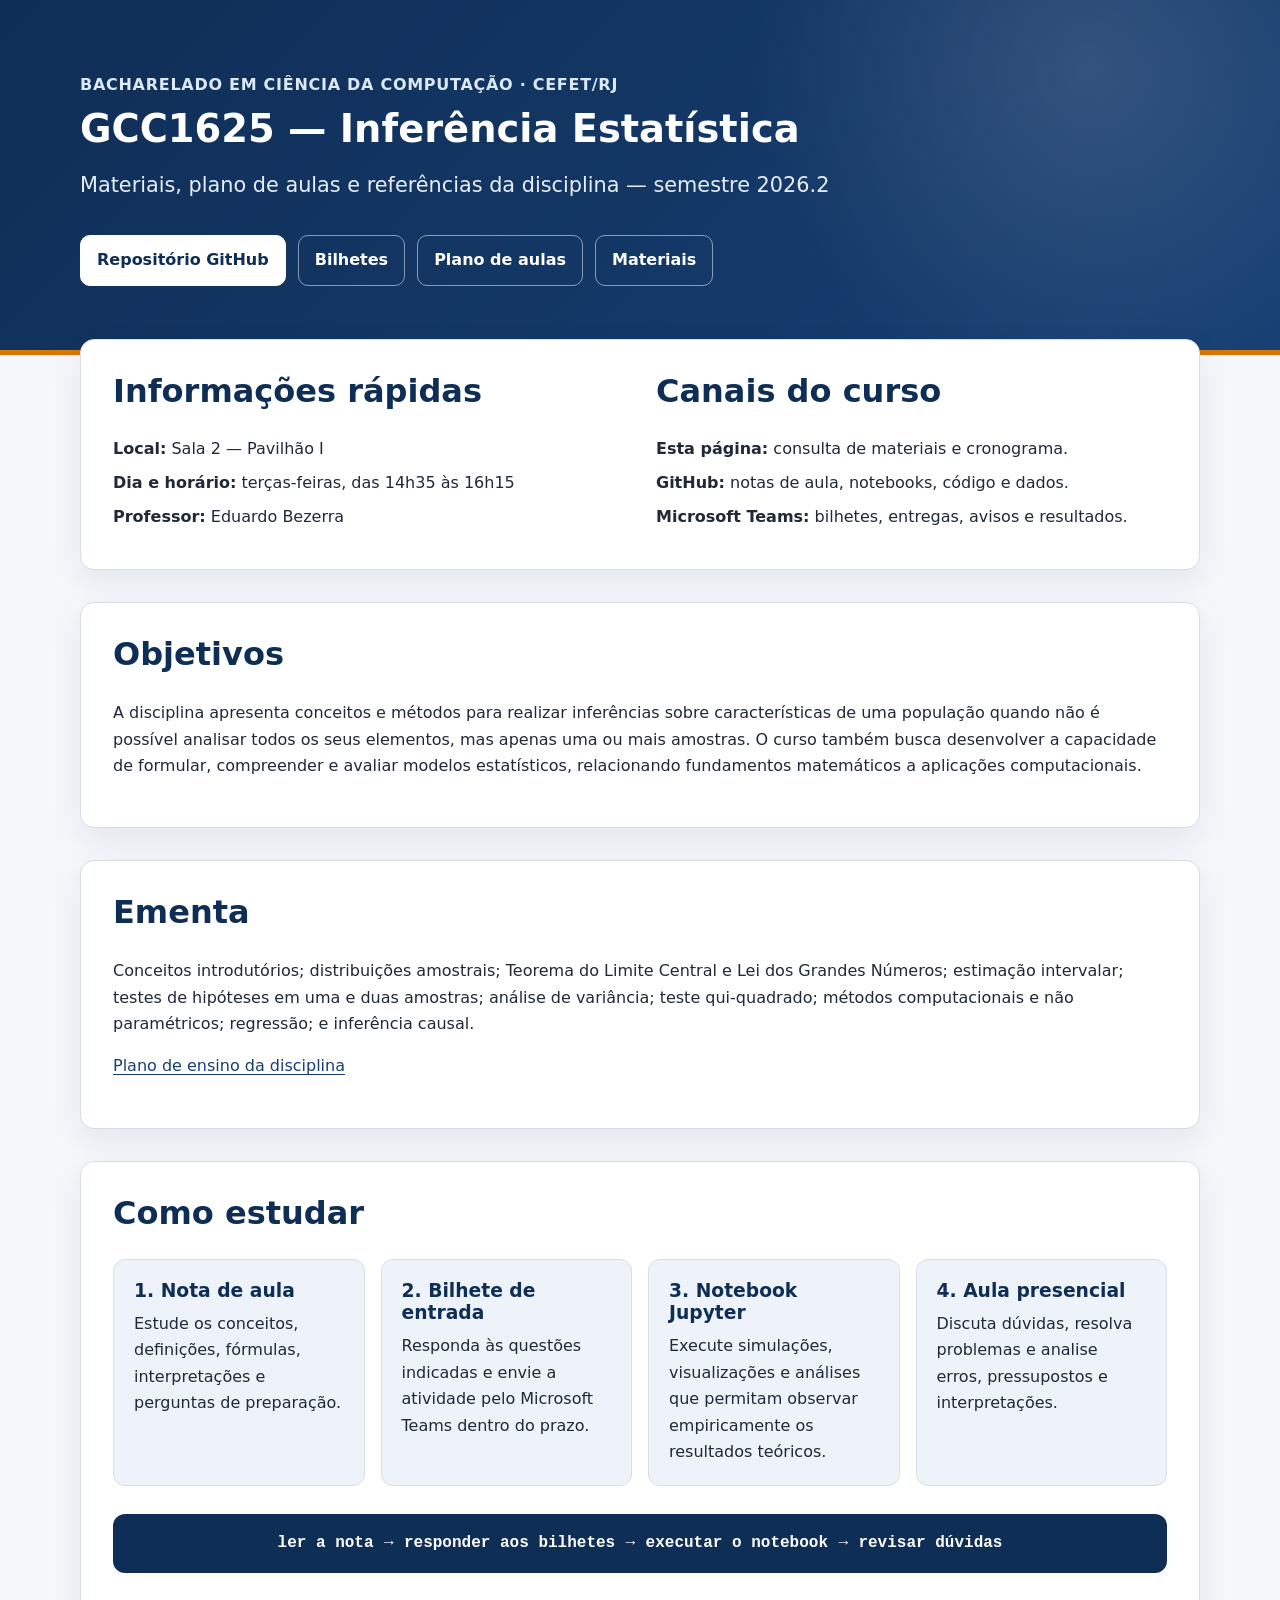
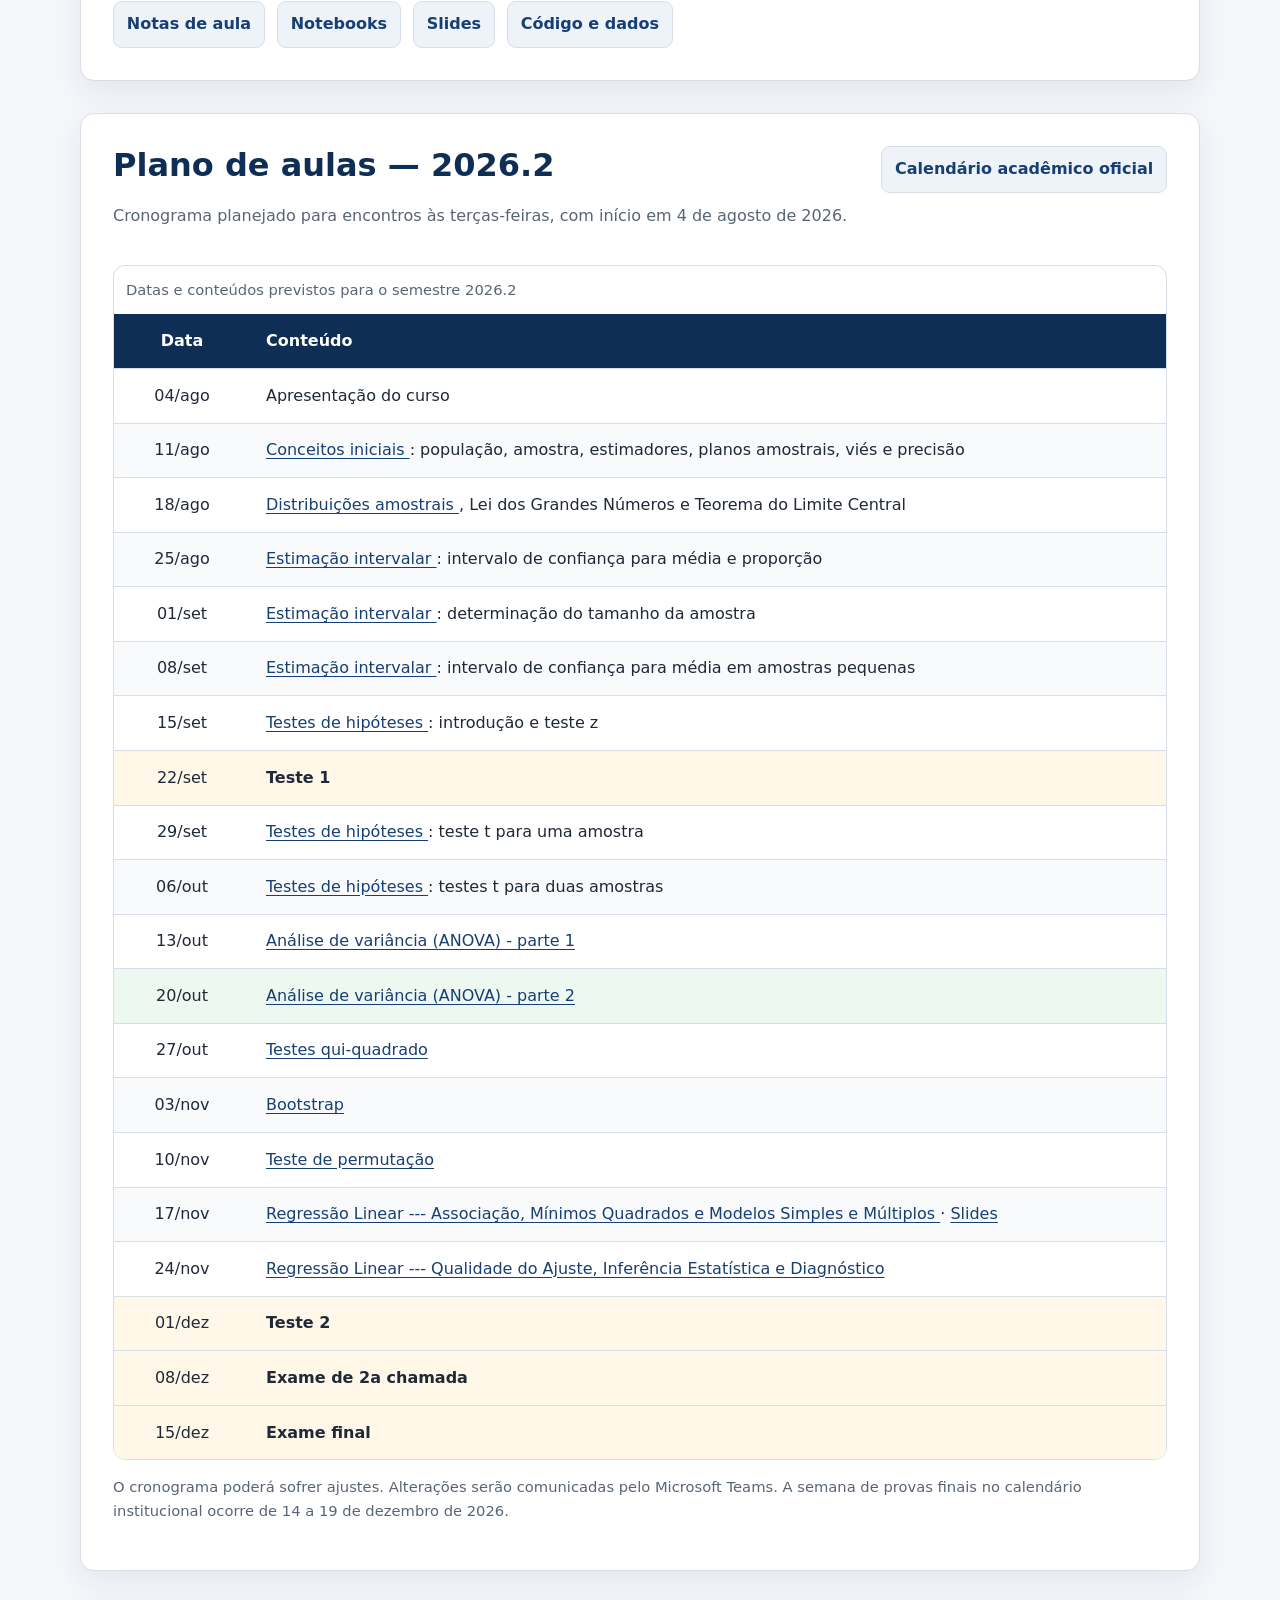
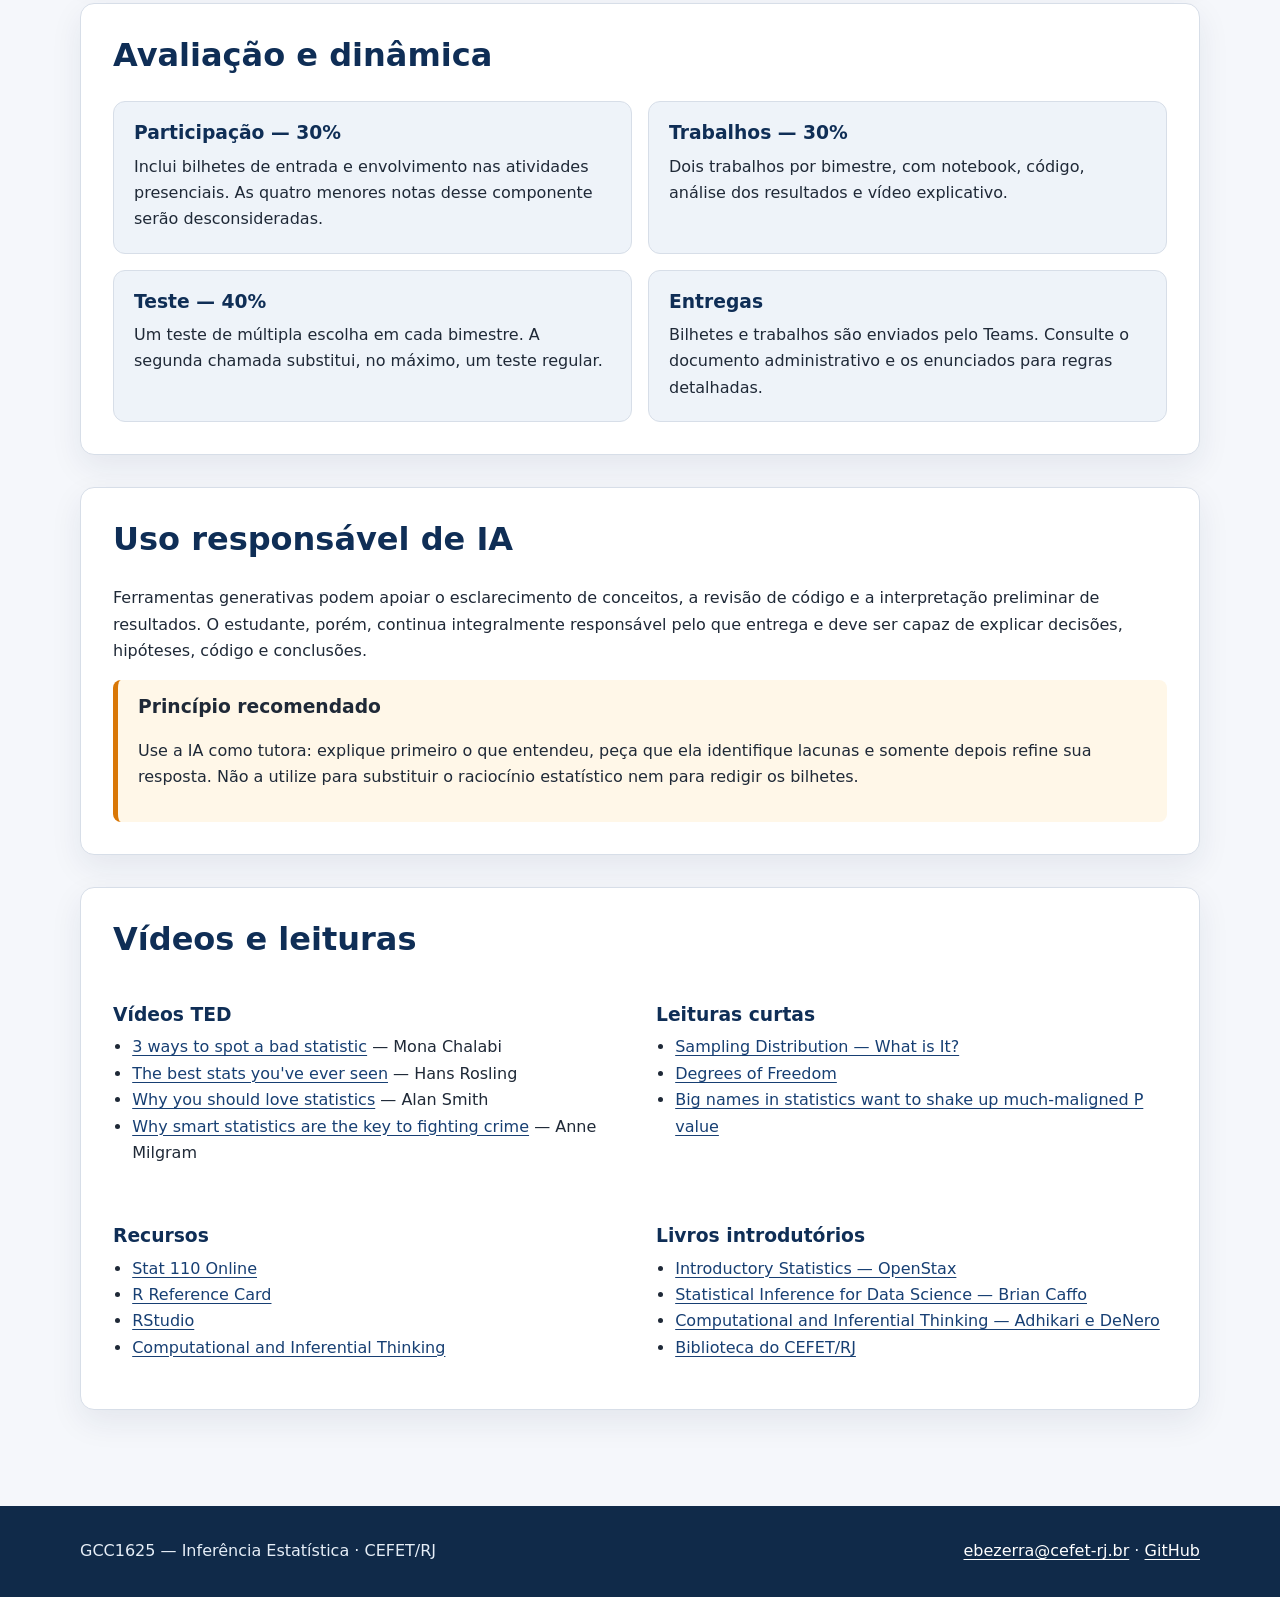
<file: docs/index.html>
<!DOCTYPE html>
<html lang="pt-BR">
<head>
  <meta charset="utf-8">
  <meta name="viewport" content="width=device-width, initial-scale=1">
  <meta name="description" content="Página da disciplina GCC1625 — Inferência Estatística, Bacharelado em Ciência da Computação, CEFET/RJ.">
  <title>GCC1625 — Inferência Estatística</title>
  <link rel="stylesheet" href="styles.css">
</head>
<body>
  <a class="skip-link" href="#conteudo">Ir para o conteúdo</a>

  <header class="site-header">
    <div class="container hero">
      <p class="eyebrow">Bacharelado em Ciência da Computação · CEFET/RJ</p>
      <h1>GCC1625 — Inferência Estatística</h1>
      <p class="subtitle">
        Materiais, plano de aulas e referências da disciplina — semestre 2026.2
      </p>

      <nav class="quick-links" aria-label="Acessos principais">
        <a class="button primary" href="https://github.com/AILAB-CEFET-RJ/gcc1625">
          Repositório GitHub
        </a>
        <a class="button" href="https://github.com/AILAB-CEFET-RJ/gcc1625/tree/main/bilhetes">
          Bilhetes
        </a>
        <a class="button" href="#aulas">Plano de aulas</a>
        <a class="button" href="#materiais">Materiais</a>
      </nav>
    </div>
  </header>

  <main id="conteudo" class="container">
    <section class="notice" aria-labelledby="info-rapida">
      <div>
        <h2 id="info-rapida">Informações rápidas</h2>
        <p><strong>Local:</strong> Sala 2 — Pavilhão I</p>
        <p><strong>Dia e horário:</strong> terças-feiras, das 14h35 às 16h15</p>
        <p><strong>Professor:</strong> Eduardo Bezerra</p>
      </div>
      <div>
        <h2>Canais do curso</h2>
        <p><strong>Esta página:</strong> consulta de materiais e cronograma.</p>
        <p><strong>GitHub:</strong> notas de aula, notebooks, código e dados.</p>
        <p><strong>Microsoft Teams:</strong> bilhetes, entregas, avisos e resultados.</p>
      </div>
    </section>

    <section id="sobre">
      <h2>Objetivos</h2>
      <p>
        A disciplina apresenta conceitos e métodos para realizar inferências sobre
        características de uma população quando não é possível analisar todos os
        seus elementos, mas apenas uma ou mais amostras. O curso também busca
        desenvolver a capacidade de formular, compreender e avaliar modelos
        estatísticos, relacionando fundamentos matemáticos a aplicações
        computacionais.
      </p>
    </section>

    <section>
      <h2>Ementa</h2>
      <p>
        Conceitos introdutórios; distribuições amostrais; Teorema do Limite Central
        e Lei dos Grandes Números; estimação intervalar; testes de hipóteses em uma
        e duas amostras; análise de variância; teste qui-quadrado; métodos
        computacionais e não paramétricos; regressão; e inferência causal.
      </p>
      <p>
        <a href="https://eic.cefet-rj.br/portal/wp-content/uploads/INFERENCIA-ESTATISTICA-GCC1625.pdf">
          Plano de ensino da disciplina
        </a>
      </p>
    </section>

    <section id="materiais">
      <h2>Como estudar</h2>
      <div class="cards">
        <article class="card">
          <h3>1. Nota de aula</h3>
          <p>
            Estude os conceitos, definições, fórmulas, interpretações e perguntas
            de preparação.
          </p>
        </article>
        <article class="card">
          <h3>2. Bilhete de entrada</h3>
          <p>
            Responda às questões indicadas e envie a atividade pelo Microsoft
            Teams dentro do prazo.
          </p>
        </article>
        <article class="card">
          <h3>3. Notebook Jupyter</h3>
          <p>
            Execute simulações, visualizações e análises que permitam observar
            empiricamente os resultados teóricos.
          </p>
        </article>
        <article class="card">
          <h3>4. Aula presencial</h3>
          <p>
            Discuta dúvidas, resolva problemas e analise erros, pressupostos e
            interpretações.
          </p>
        </article>
      </div>

      <p class="study-flow">
        <span>ler a nota</span>
        <span aria-hidden="true">→</span>
        <span>responder aos bilhetes</span>
        <span aria-hidden="true">→</span>
        <span>executar o notebook</span>
        <span aria-hidden="true">→</span>
        <span>revisar dúvidas</span>
      </p>

      <div class="resource-links">
        <a href="https://github.com/AILAB-CEFET-RJ/gcc1625/tree/main/notas_aula">
          Notas de aula
        </a>
        <a href="https://github.com/AILAB-CEFET-RJ/gcc1625/tree/main/notebooks">
          Notebooks
        </a>
        <a href="https://github.com/AILAB-CEFET-RJ/gcc1625/tree/main/slides">
          Slides
        </a>
        <a href="https://github.com/AILAB-CEFET-RJ/gcc1625">
          Código e dados
        </a>
      </div>
    </section>

    <section id="aulas">
      <div class="section-heading">
        <div>
          <h2>Plano de aulas — 2026.2</h2>
          <p>
            Cronograma planejado para encontros às terças-feiras, com início em
            4 de agosto de 2026.
          </p>
        </div>
        <a class="small-link" href="https://www.cefet-rj.br/index.php/calendarios">
          Calendário acadêmico oficial
        </a>
      </div>

      <div class="table-wrapper">
        <table>
          <caption>Datas e conteúdos previstos para o semestre 2026.2</caption>
          <thead>
            <tr>
              <th scope="col">Data</th>
              <th scope="col">Conteúdo</th>
            </tr>
          </thead>
          <tbody>
            <tr>
              <td><time datetime="2026-08-04">04/ago</time></td>
              <td>Apresentação do curso</td>
            </tr>
            <tr>
              <td><time datetime="2026-08-11">11/ago</time></td>
              <td>
                <a href="https://github.com/AILAB-CEFET-RJ/gcc1625/blob/main/notas_aula/GCC1625_01_conceitos_iniciais.pdf">
                  Conceitos iniciais
                </a>:
                população, amostra, estimadores, planos amostrais, viés e precisão
              </td>
            </tr>
            <tr>
              <td><time datetime="2026-08-18">18/ago</time></td>
              <td>
                <a href="https://github.com/AILAB-CEFET-RJ/gcc1625/blob/main/notas_aula/GCC1625_02_distribuicoes_amostrais.pdf">
                  Distribuições amostrais
                </a>,
                Lei dos Grandes Números e Teorema do Limite Central
              </td>
            </tr>
            <tr>
              <td><time datetime="2026-08-25">25/ago</time></td>
              <td>
                <a href="https://github.com/AILAB-CEFET-RJ/gcc1625/blob/main/notas_aula/GCC1625_03_estimacao_intervalar.pdf">
                  Estimação intervalar
                </a>:
                intervalo de confiança para média e proporção
              </td>
            </tr>
            <tr>
              <td><time datetime="2026-09-01">01/set</time></td>
              <td>
                <a href="https://github.com/AILAB-CEFET-RJ/gcc1625/blob/main/notas_aula/GCC1625_03_estimacao_intervalar.pdf">
                  Estimação intervalar
                </a>:
                determinação do tamanho da amostra
              </td>
            </tr>
            <tr>
              <td><time datetime="2026-09-08">08/set</time></td>
              <td>
                <a href="https://github.com/AILAB-CEFET-RJ/gcc1625/blob/main/notas_aula/GCC1625_03_estimacao_intervalar.pdf">
                  Estimação intervalar
                </a>:
                intervalo de confiança para média em amostras pequenas
              </td>
            </tr>
            <tr>
              <td><time datetime="2026-09-15">15/set</time></td>
              <td>
                <a href="https://github.com/AILAB-CEFET-RJ/gcc1625/blob/main/notas_aula/GCC1625_04_testes_de_hipoteses.pdf">
                  Testes de hipóteses
                </a>:
                introdução e teste z
              </td>
            </tr>
            <tr class="assessment">
              <td><time datetime="2026-09-22">22/set</time></td>
              <td>
                <strong>Teste 1</strong><br>
              </td>
            </tr>
            <tr>
              <td><time datetime="2026-09-29">29/set</time></td>
              <td>
                <a href="https://github.com/AILAB-CEFET-RJ/gcc1625/blob/main/notas_aula/GCC1625_04_testes_de_hipoteses.pdf">
                  Testes de hipóteses
                </a>:
                teste t para uma amostra
              </td>
            </tr>
            <tr>
              <td><time datetime="2026-10-06">06/out</time></td>
              <td>
                <a href="https://github.com/AILAB-CEFET-RJ/gcc1625/blob/main/notas_aula/GCC1625_04_testes_de_hipoteses.pdf">
                  Testes de hipóteses
                </a>:
                testes t para duas amostras                
              </td>
            </tr>
            <tr>
              <td><time datetime="2026-10-13">13/out</time></td>
              <td>
                <a href="https://github.com/AILAB-CEFET-RJ/gcc1625/blob/main/notas_aula/GCC1625_05_anova.pdf">
                  Análise de variância (ANOVA) - parte 1
                </a>
              </td>
            </tr>
            <tr class="institutional">
              <td><time datetime="2026-10-20">20/out</time></td>
              <td>
                <a href="https://github.com/AILAB-CEFET-RJ/gcc1625/blob/main/notas_aula/GCC1625_05_anova.pdf">
                  Análise de variância (ANOVA) - parte 2
                </a>
              </td>
            </tr>
            <tr>
              <td><time datetime="2026-10-27">27/out</time></td>
              <td>
                <a href="https://github.com/AILAB-CEFET-RJ/gcc1625/blob/main/notas_aula/GCC1625_06_qui_quadrado.pdf">
                  Testes qui-quadrado
                </a>
              </td>
            </tr>
            <tr>
              <td><time datetime="2026-11-03">03/nov</time></td>
              <td>
                <a href="https://github.com/AILAB-CEFET-RJ/gcc1625/blob/main/notas_aula/GCC1625_07_bootstrapping.pdf">
                  Bootstrap
                </a>
              </td>
            </tr>
            <tr>
              <td><time datetime="2026-11-10">10/nov</time></td>
              <td>
                <a href="https://github.com/AILAB-CEFET-RJ/gcc1625/blob/main/notas_aula/GCC1625_08_teste_permutação.pdf">
                  Teste de permutação
                </a>
              </td>
            </tr>
            <tr>
              <td><time datetime="2026-11-17">17/nov</time></td>
              <td>
                <a href="https://github.com/AILAB-CEFET-RJ/gcc1625/blob/main/notas_aula/GCC1625_09_regressao_linear.pdf">
                  Regressão Linear --- Associação, Mínimos Quadrados e Modelos Simples e Múltiplos
                </a> ·
                <a href="https://github.com/AILAB-CEFET-RJ/gcc1625/blob/main/slides/GCC1625_09_regressao_linear_aula1.pdf">
                  Slides
                </a>
              </td>
            </tr>
            <tr>
              <td><time datetime="2026-11-24">24/nov</time></td>
              <td>
                <a href="https://github.com/AILAB-CEFET-RJ/gcc1625/blob/main/notas_aula/GCC1625_09_regressao_linear.pdf">
                  Regressão Linear --- Qualidade do Ajuste, Inferência Estatística e Diagnóstico
                </a>
              </td>
            </tr>
            <tr class="assessment">
              <td><time datetime="2026-12-01">01/dez</time></td>
              <td>
                <strong>Teste 2</strong><br>
              </td>
            </tr>
            <tr class="assessment">
              <td><time datetime="2026-12-08">08/dez</time></td>
              <td><strong>Exame de 2a chamada</strong></td>
            </tr>
            <tr class="assessment">
              <td><time datetime="2026-12-15">15/dez</time></td>
              <td><strong>Exame final</strong></td>
            </tr>
          </tbody>
        </table>
      </div>

      <p class="footnote">
        O cronograma poderá sofrer ajustes. Alterações serão comunicadas pelo
        Microsoft Teams. A semana de provas finais no calendário institucional
        ocorre de 14 a 19 de dezembro de 2026.
      </p>
    </section>

    <section id="avaliacao">
      <h2>Avaliação e dinâmica</h2>
      <div class="cards two-columns">
        <article class="card">
          <h3>Participação — 30%</h3>
          <p>
            Inclui bilhetes de entrada e envolvimento nas atividades presenciais.
            As quatro menores notas desse componente serão desconsideradas.
          </p>
        </article>
        <article class="card">
          <h3>Trabalhos — 30%</h3>
          <p>
            Dois trabalhos por bimestre, com notebook, código, análise dos
            resultados e vídeo explicativo.
          </p>
        </article>
        <article class="card">
          <h3>Teste — 40%</h3>
          <p>
            Um teste de múltipla escolha em cada bimestre. A segunda chamada
            substitui, no máximo, um teste regular.
          </p>
        </article>
        <article class="card">
          <h3>Entregas</h3>
          <p>
            Bilhetes e trabalhos são enviados pelo Teams. Consulte o documento
            administrativo e os enunciados para regras detalhadas.
          </p>
        </article>
      </div>
    </section>

    <section id="ia">
      <h2>Uso responsável de IA</h2>
      <p>
        Ferramentas generativas podem apoiar o esclarecimento de conceitos, a
        revisão de código e a interpretação preliminar de resultados. O estudante,
        porém, continua integralmente responsável pelo que entrega e deve ser capaz
        de explicar decisões, hipóteses, código e conclusões.
      </p>
      <div class="callout">
        <h3>Princípio recomendado</h3>
        <p>
          Use a IA como tutora: explique primeiro o que entendeu, peça que ela
          identifique lacunas e somente depois refine sua resposta. Não a utilize
          para substituir o raciocínio estatístico nem para redigir os bilhetes.
        </p>
      </div>
    </section>

    <section id="referencias">
      <h2>Vídeos e leituras</h2>

      <div class="resource-grid">
        <div>
          <h3>Vídeos TED</h3>
          <ul>
            <li><a href="https://www.ted.com/talks/mona_chalabi_3_ways_to_spot_a_bad_statistic">3 ways to spot a bad statistic</a> — Mona Chalabi</li>
            <li><a href="https://www.ted.com/talks/hans_rosling_shows_the_best_stats_you_ve_ever_seen">The best stats you've ever seen</a> — Hans Rosling</li>
            <li><a href="https://www.ted.com/talks/alan_smith_why_we_re_so_bad_at_statistics">Why you should love statistics</a> — Alan Smith</li>
            <li><a href="https://www.ted.com/talks/anne_milgram_why_smart_statistics_are_the_key_to_fighting_crime">Why smart statistics are the key to fighting crime</a> — Anne Milgram</li>
          </ul>
        </div>

        <div>
          <h3>Leituras curtas</h3>
          <ul>
            <li><a href="https://www.spss-tutorials.com/sampling-distribution-what-is-it/">Sampling Distribution — What is It?</a></li>
            <li><a href="https://stats.stackexchange.com/questions/16921/how-to-understand-degrees-of-freedom">Degrees of Freedom</a></li>
            <li><a href="https://www.nature.com/news/big-names-in-statistics-want-to-shake-up-much-maligned-p-value-1.22375">Big names in statistics want to shake up much-maligned P value</a></li>
          </ul>
        </div>

        <div>
          <h3>Recursos</h3>
          <ul>
            <li><a href="https://stat110.net/">Stat 110 Online</a></li>
            <li><a href="https://cran.r-project.org/doc/contrib/Short-refcard.pdf">R Reference Card</a></li>
            <li><a href="https://posit.co/download/rstudio-desktop/">RStudio</a></li>
            <li><a href="https://www.inferentialthinking.com/">Computational and Inferential Thinking</a></li>
          </ul>
        </div>

        <div>
          <h3>Livros introdutórios</h3>
          <ul>
            <li><a href="https://openstax.org/details/books/introductory-statistics">Introductory Statistics — OpenStax</a></li>
            <li><a href="https://leanpub.com/LittleInferenceBook">Statistical Inference for Data Science — Brian Caffo</a></li>
            <li><a href="https://www.inferentialthinking.com/">Computational and Inferential Thinking — Adhikari e DeNero</a></li>
            <li><a href="https://biblioteca.cefet-rj.br/">Biblioteca do CEFET/RJ</a></li>
          </ul>
        </div>
      </div>
    </section>
  </main>

  <footer class="site-footer">
    <div class="container">
      <p>GCC1625 — Inferência Estatística · CEFET/RJ</p>
      <p>
        <a href="mailto:ebezerra@cefet-rj.br">ebezerra@cefet-rj.br</a>
        ·
        <a href="https://github.com/AILAB-CEFET-RJ/gcc1625">GitHub</a>
      </p>
    </div>
  </footer>
</body>
</html>
</file>
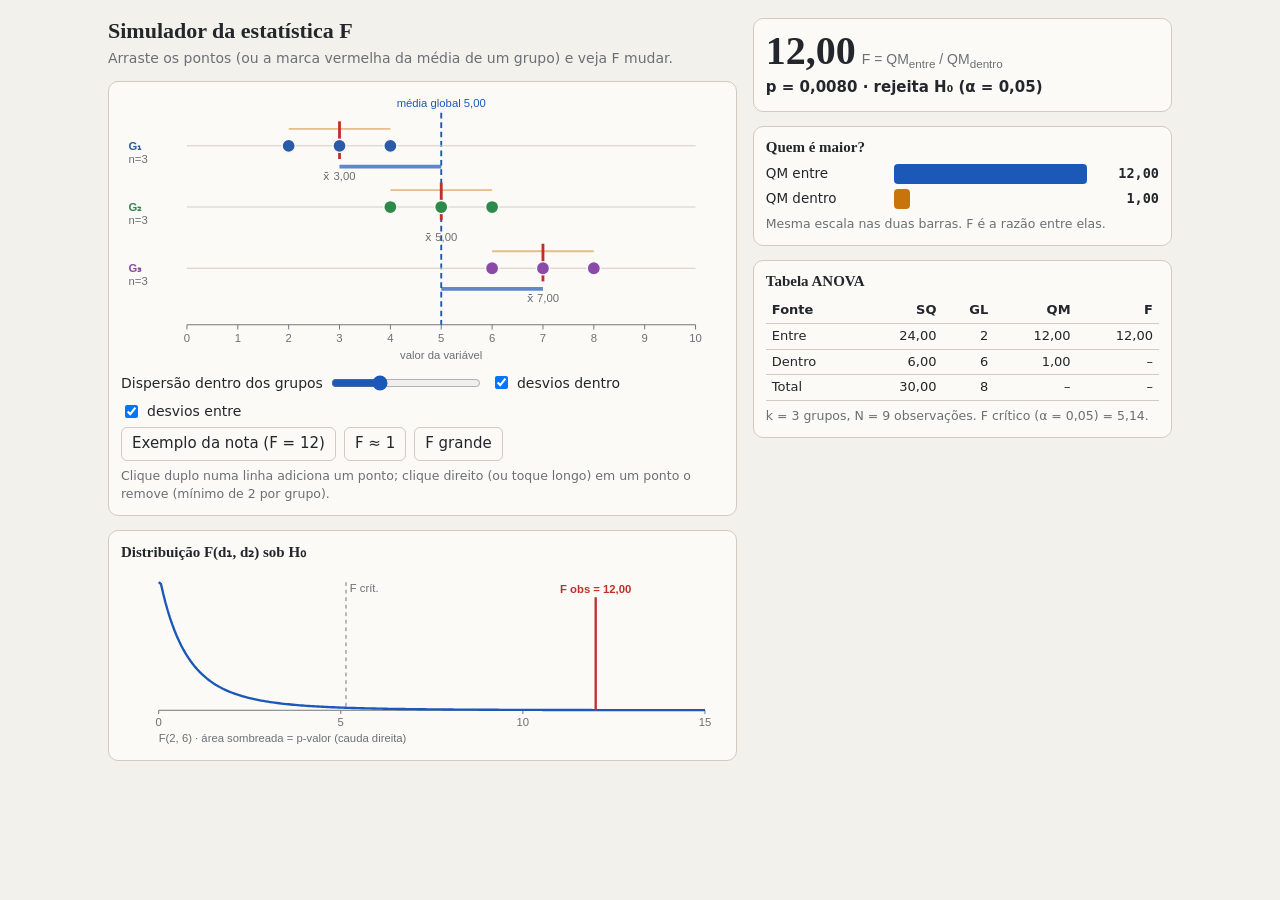
<file: demos/Simulador da estatística F (ANOVA).html>
<!DOCTYPE html>
<html lang="pt-BR">
<head>
<meta charset="utf-8">
<meta name="viewport" content="width=device-width, initial-scale=1, viewport-fit=cover">
<title>Simulador da estatística F (ANOVA)</title>
<style>
:root{
  box-sizing:border-box;
  padding-top:env(safe-area-inset-top,0px);padding-bottom:env(safe-area-inset-bottom,0px);
  --bg:#f3f1ec;--panel:#fbfaf7;--ink:#23262b;--mute:#6b6f76;--line:#cfcbc0;
  --within:#c9740a;--between:#1c58b8;--mean:#c0302b;--g1:#2b5aa8;--g2:#2e8a4a;--g3:#8a4aa8;--shade:#e0a39f;
}
@media (prefers-color-scheme:dark){:root:not([data-theme="light"]){
  --bg:#16181d;--panel:#1e2128;--ink:#e6e7ea;--mute:#9aa0aa;--line:#363a44;
  --within:#f0a54a;--between:#7fb0ff;--mean:#ff7a72;--g1:#7fa8f0;--g2:#6fd08c;--g3:#c795e6;--shade:#7a3a38;}}
:root[data-theme="dark"]{
  --bg:#16181d;--panel:#1e2128;--ink:#e6e7ea;--mute:#9aa0aa;--line:#363a44;
  --within:#f0a54a;--between:#7fb0ff;--mean:#ff7a72;--g1:#7fa8f0;--g2:#6fd08c;--g3:#c795e6;--shade:#7a3a38;}
html{scroll-padding-top:env(safe-area-inset-top,0px)}
*{box-sizing:border-box}
body{margin:0;background:var(--bg);color:var(--ink);font:15px/1.45 "Trebuchet MS","Segoe UI",system-ui,sans-serif}
main{max-width:1100px;margin:0 auto;padding:18px;display:grid;grid-template-columns:minmax(0,1.5fr) minmax(0,1fr);gap:16px}
@media(max-width:860px){main{grid-template-columns:1fr}}
h1{font:700 22px/1.2 Georgia,serif;margin:0 0 4px}
.sub{color:var(--mute);margin:0 0 12px;font-size:14px}
.panel{background:var(--panel);border:1px solid var(--line);border-radius:10px;padding:12px;margin-bottom:14px}
.panel h2{font:700 15px Georgia,serif;margin:0 0 8px}
svg{width:100%;height:auto;display:block;touch-action:none;user-select:none}
text{fill:var(--ink);font:12px "Trebuchet MS",sans-serif}
.mut{fill:var(--mute)}
.pt{cursor:ew-resize}.mh{cursor:ew-resize}
.row{display:flex;flex-wrap:wrap;gap:8px;align-items:center;margin:6px 0}
button{font:inherit;color:var(--ink);background:var(--panel);border:1px solid var(--line);border-radius:6px;padding:5px 10px;cursor:pointer}
button:hover{border-color:var(--between)}
button:focus-visible,input:focus-visible{outline:3px solid var(--within);outline-offset:1px}
label{display:flex;gap:6px;align-items:center;font-size:14px}
input[type=range]{accent-color:var(--between);width:150px}
.bigF{font:700 40px Georgia,serif;line-height:1}
.bigF small{font:14px "Trebuchet MS",sans-serif;color:var(--mute);margin-left:6px}
.bar{height:20px;border-radius:4px;transition:width .08s}
.brow{display:grid;grid-template-columns:120px 1fr 64px;gap:8px;align-items:center;margin:5px 0;font-size:13.5px}
.brow b{text-align:right;font-family:monospace}
table{border-collapse:collapse;width:100%;font-size:13px}
td,th{padding:3px 6px;border-bottom:1px solid var(--line);text-align:right}th:first-child,td:first-child{text-align:left}
.verdict{font-weight:700;margin:6px 0 0}
.hint{font-size:12.5px;color:var(--mute);margin:6px 0 0}
</style>
</head>
<body>
<main>
<section>
  <h1>Simulador da estatística F</h1>
  <p class="sub">Arraste os pontos (ou a marca vermelha da média de um grupo) e veja F mudar.</p>
  <div class="panel">
    <svg id="sv" viewBox="0 0 640 290" role="img" aria-label="Pontos de três grupos num eixo horizontal"></svg>
    <div class="row">
      <label>Dispersão dentro dos grupos <input type="range" id="sp" min="0.1" max="3" step="0.05" value="1"></label>
      <label><input type="checkbox" id="cw" checked> desvios dentro</label>
      <label><input type="checkbox" id="cb" checked> desvios entre</label>
    </div>
    <div class="row">
      <button data-p="nota">Exemplo da nota (F = 12)</button>
      <button data-p="low">F ≈ 1</button>
      <button data-p="high">F grande</button>
    </div>
    <p class="hint">Clique duplo numa linha adiciona um ponto; clique direito (ou toque longo) em um ponto o remove (mínimo de 2 por grupo).</p>
  </div>
  <div class="panel">
    <h2>Distribuição F(d₁, d₂) sob H₀</h2>
    <svg id="sf" viewBox="0 0 640 190" role="img" aria-label="Densidade da distribuição F"></svg>
  </div>
</section>

<section>
  <div class="panel">
    <div class="bigF"><span id="F">–</span><small>F = QM<sub>entre</sub> / QM<sub>dentro</sub></small></div>
    <p class="verdict" id="vd"></p>
  </div>
  <div class="panel">
    <h2>Quem é maior?</h2>
    <div class="brow"><span>QM entre</span><div><div class="bar" id="b1" style="background:var(--between)"></div></div><b id="v1"></b></div>
    <div class="brow"><span>QM dentro</span><div><div class="bar" id="b2" style="background:var(--within)"></div></div><b id="v2"></b></div>
    <p class="hint">Mesma escala nas duas barras. F é a razão entre elas.</p>
  </div>
  <div class="panel">
    <h2>Tabela ANOVA</h2>
    <table id="tb"></table>
    <p class="hint" id="info"></p>
  </div>
</section>
</main>

<script>
const $=id=>document.getElementById(id);
const fm=(x,d=2)=>!isFinite(x)?(x>0?'∞':'–'):x.toFixed(d).replace('.',',');
const PRE={
  nota:[[2,3,4],[4,5,6],[6,7,8]],
  low:[[2.4,2.9,3.3,3.8,4.4,4.8],[2.6,3,3.5,4,4.5,4.9],[2.3,2.8,3.2,3.8,4.2,4.7]],
  high:[[1.8,1.9,2.1,2.2,2.4,2.6],[3.4,3.6,3.7,3.9,4,4.2],[5,5.2,5.3,5.5,5.7,5.8]]
};
let G=PRE.nota.map(a=>[...a]),oldSp=1,drag=null;
const GC=['var(--g1)','var(--g2)','var(--g3)'],GN=['G₁','G₂','G₃'];
const X0=70,SX=54,YS=[55,120,185],YAX=245;
const px=v=>X0+v*SX, val=x=>Math.max(0,Math.min(10,(x-X0)/SX));
const mean=a=>a.reduce((s,x)=>s+x,0)/a.length;

// ---- distribuição F ----
function lgam(x){const c=[76.18009172947146,-86.50532032941677,24.01409824083091,-1.231739572450155,0.1208650973866179e-2,-0.5395239384953e-5];let y=x,t=x+5.5;t-=(x+.5)*Math.log(t);let s=1.000000000190015;for(let j=0;j<6;j++)s+=c[j]/++y;return -t+Math.log(2.5066282746310005*s/x);}
function bcf(a,b,x){const T=1e-300;let qab=a+b,qap=a+1,qam=a-1,c=1,d=1-qab*x/qap;if(Math.abs(d)<T)d=T;d=1/d;let h=d;
  for(let m=1;m<=200;m++){const m2=2*m;let aa=m*(b-m)*x/((qam+m2)*(a+m2));d=1+aa*d;if(Math.abs(d)<T)d=T;c=1+aa/c;if(Math.abs(c)<T)c=T;d=1/d;h*=d*c;
    aa=-(a+m)*(qab+m)*x/((a+m2)*(qap+m2));d=1+aa*d;if(Math.abs(d)<T)d=T;c=1+aa/c;if(Math.abs(c)<T)c=T;d=1/d;const del=d*c;h*=del;if(Math.abs(del-1)<3e-12)break;}return h;}
function ib(x,a,b){if(x<=0)return 0;if(x>=1)return 1;const bt=Math.exp(lgam(a+b)-lgam(a)-lgam(b)+a*Math.log(x)+b*Math.log(1-x));
  return x<(a+1)/(a+b+2)?bt*bcf(a,b,x)/a:1-bt*bcf(b,a,1-x)/b;}
const pF=(F,d1,d2)=>!isFinite(F)?0:ib(d2/(d2+d1*F),d2/2,d1/2);
const dF=(x,d1,d2)=>x<=0?(d1===2?1:0):Math.exp(lgam((d1+d2)/2)-lgam(d1/2)-lgam(d2/2)+(d1/2)*Math.log(d1/d2)+(d1/2-1)*Math.log(x)-((d1+d2)/2)*Math.log(1+d1*x/d2));
function fcrit(d1,d2,al=.05){let lo=0,hi=1e4;for(let i=0;i<80;i++){const m=(lo+hi)/2;pF(m,d1,d2)>al?lo=m:hi=m;}return (lo+hi)/2;}

function calc(){
  const k=G.length,N=G.reduce((s,g)=>s+g.length,0),ms=G.map(mean);
  const gm=G.flat().reduce((s,x)=>s+x,0)/N;
  const SSb=G.reduce((s,g,i)=>s+g.length*(ms[i]-gm)**2,0);
  const SSw=G.reduce((s,g,i)=>s+g.reduce((t,x)=>t+(x-ms[i])**2,0),0);
  const d1=k-1,d2=N-k,MSb=SSb/d1,MSw=SSw/d2;
  const F=MSw<1e-12?(MSb<1e-12?NaN:Infinity):MSb/MSw;
  return{k,N,ms,gm,SSb,SSw,d1,d2,MSb,MSw,F,p:pF(F,d1,d2)};
}

function draw(){
  const c=calc();let s='';
  for(let v=0;v<=10;v+=1){s+=`<line x1="${px(v)}" x2="${px(v)}" y1="${YAX}" y2="${YAX+5}" stroke="var(--mute)"/><text class="mut" x="${px(v)}" y="${YAX+18}" text-anchor="middle">${v}</text>`;}
  s+=`<line x1="${px(0)}" x2="${px(10)}" y1="${YAX}" y2="${YAX}" stroke="var(--mute)"/><text class="mut" x="${px(5)}" y="${YAX+36}" text-anchor="middle">valor da variável</text>`;
  s+=`<line x1="${px(c.gm)}" x2="${px(c.gm)}" y1="20" y2="${YAX}" stroke="var(--between)" stroke-width="2" stroke-dasharray="6 4"/><text x="${px(c.gm)}" y="14" text-anchor="middle" style="fill:var(--between)">média global ${fm(c.gm)}</text>`;
  G.forEach((g,i)=>{
    const y=YS[i],m=c.ms[i];
    s+=`<line x1="${px(0)}" x2="${px(10)}" y1="${y}" y2="${y}" stroke="var(--line)"/><text x="8" y="${y+4}" style="fill:${GC[i]};font-weight:700">${GN[i]}</text><text class="mut" x="8" y="${y+18}">n=${g.length}</text>`;
    if($('cw').checked)g.forEach(x=>{s+=`<line x1="${px(x)}" x2="${px(m)}" y1="${y-18}" y2="${y-18}" stroke="var(--within)" stroke-width="2" opacity=".45"/>`;});
    if($('cb').checked)s+=`<line x1="${px(m)}" x2="${px(c.gm)}" y1="${y+22}" y2="${y+22}" stroke="var(--between)" stroke-width="4" opacity=".7"/>`;
    s+=`<line x1="${px(m)}" x2="${px(m)}" y1="${y-26}" y2="${y+14}" stroke="var(--mean)" stroke-width="3"/>`;
    s+=`<rect class="mh" data-m="${i}" x="${px(m)-9}" y="${y-28}" width="18" height="44" fill="transparent"/>`;
    g.forEach((x,j)=>{s+=`<circle class="pt" data-g="${i}" data-i="${j}" cx="${px(x)}" cy="${y}" r="7" fill="${GC[i]}" stroke="var(--panel)" stroke-width="1.5"/>`;});
    s+=`<text class="mut" x="${px(m)}" y="${y+36}" text-anchor="middle">x̄ ${fm(m)}</text>`;
  });
  $('sv').innerHTML=s;
  // painel
  $('F').textContent=fm(c.F);
  const al=.05,Fc=fcrit(c.d1,c.d2);
  $('vd').textContent=isNaN(c.F)?'Todos os valores são idênticos: F indefinido.':
    `p = ${c.p<1e-4?'< 0,0001':fm(c.p,4)} · ${c.p<=al?'rejeita H₀':'não rejeita H₀'} (α = 0,05)`;
  const mx=Math.max(c.MSb,c.MSw,1e-9);
  $('b1').style.width=(100*c.MSb/mx)+'%';$('b2').style.width=(100*c.MSw/mx)+'%';
  $('v1').textContent=fm(c.MSb);$('v2').textContent=fm(c.MSw);
  $('tb').innerHTML=`<tr><th>Fonte</th><th>SQ</th><th>GL</th><th>QM</th><th>F</th></tr>
   <tr><td>Entre</td><td>${fm(c.SSb)}</td><td>${c.d1}</td><td>${fm(c.MSb)}</td><td>${fm(c.F)}</td></tr>
   <tr><td>Dentro</td><td>${fm(c.SSw)}</td><td>${c.d2}</td><td>${fm(c.MSw)}</td><td>–</td></tr>
   <tr><td>Total</td><td>${fm(c.SSb+c.SSw)}</td><td>${c.N-1}</td><td>–</td><td>–</td></tr>`;
  $('info').textContent=`k = ${c.k} grupos, N = ${c.N} observações. F crítico (α = 0,05) = ${fm(Fc)}.`;
  drawF(c,Fc);
}

function drawF(c,Fc){
  const W=640,H=190,L=40,R=620,T=14,B=150;
  const xmax=Math.max(6,Math.min(30,(isFinite(c.F)?c.F:30)*1.25,Fc*3));
  const xs=[];for(let i=0;i<=240;i++)xs.push(xmax*i/240);
  const ys=xs.map(x=>dF(Math.max(x,xmax*0.002),c.d1,c.d2));
  const ymax=Math.min(Math.max(...ys.slice(2))*1.1,3);
  const X=v=>L+(R-L)*v/xmax,Y=v=>B-(B-T)*Math.min(v,ymax)/ymax;
  let s=`<line x1="${L}" x2="${R}" y1="${B}" y2="${B}" stroke="var(--mute)"/>`;
  const step=xmax>12?5:1;for(let v=0;v<=xmax;v+=step)s+=`<line x1="${X(v)}" x2="${X(v)}" y1="${B}" y2="${B+4}" stroke="var(--mute)"/><text class="mut" x="${X(v)}" y="${B+17}" text-anchor="middle">${v}</text>`;
  const line=xs.map((x,i)=>`${X(x)},${Y(ys[i])}`).join(' ');
  if(isFinite(c.F)&&c.F<xmax){const a=xs.map((x,i)=>[x,ys[i]]).filter(([x])=>x>=c.F);
    s+=`<polygon points="${X(c.F)},${B} ${a.map(([x,y])=>`${X(x)},${Y(y)}`).join(' ')} ${X(xmax)},${B}" fill="var(--shade)" opacity=".8"/>`;}
  s+=`<polyline points="${line}" fill="none" stroke="var(--between)" stroke-width="2.5"/>`;
  if(Fc<xmax)s+=`<line x1="${X(Fc)}" x2="${X(Fc)}" y1="${T}" y2="${B}" stroke="var(--mute)" stroke-dasharray="4 4"/><text class="mut" x="${X(Fc)+4}" y="${T+10}">F crít.</text>`;
  if(isFinite(c.F)){const fx=Math.min(c.F,xmax);s+=`<line x1="${X(fx)}" x2="${X(fx)}" y1="${T+16}" y2="${B}" stroke="var(--mean)" stroke-width="2.5"/><text x="${Math.min(X(fx),R-30)}" y="${T+12}" text-anchor="${X(fx)>R-40?'end':'middle'}" style="fill:var(--mean);font-weight:700">F obs = ${fm(c.F)}${c.F>xmax?' →':''}</text>`;}
  s+=`<text class="mut" x="${L}" y="${H-6}">F(${c.d1}, ${c.d2}) · área sombreada = p-valor (cauda direita)</text>`;
  $('sf').innerHTML=s;
}

// ---- interação ----
const sv=$('sv');
function pt(e){const r=sv.getBoundingClientRect();return[(e.clientX-r.left)*640/r.width,(e.clientY-r.top)*290/r.height];}
sv.addEventListener('pointerdown',e=>{
  if(e.button===2)return;
  const t=e.target;
  if(t.dataset.g!==undefined){drag={t:'p',g:+t.dataset.g,i:+t.dataset.i};}
  else if(t.dataset.m!==undefined){const g=+t.dataset.m;drag={t:'m',g,x0:val(pt(e)[0]),orig:[...G[g]]};}
  if(drag){sv.setPointerCapture(e.pointerId);e.preventDefault();}
});
sv.addEventListener('pointermove',e=>{
  if(!drag)return;const v=val(pt(e)[0]);
  if(drag.t==='p')G[drag.g][drag.i]=v;
  else{const lo=Math.min(...drag.orig),hi=Math.max(...drag.orig);
    const d=Math.max(-lo,Math.min(10-hi,v-drag.x0));G[drag.g]=drag.orig.map(x=>x+d);}
  draw();
});
['pointerup','pointercancel'].forEach(n=>sv.addEventListener(n,()=>{drag=null;}));
sv.addEventListener('dblclick',e=>{
  const [x,y]=pt(e);let gi=0,best=1e9;YS.forEach((yy,i)=>{if(Math.abs(y-yy)<best){best=Math.abs(y-yy);gi=i;}});
  if(best<45&&x>=X0-5&&G[gi].length<12){G[gi].push(val(x));draw();}
});
sv.addEventListener('contextmenu',e=>{
  const t=e.target;if(t.dataset.g===undefined)return;e.preventDefault();
  const g=+t.dataset.g;if(G[g].length>2){G[g].splice(+t.dataset.i,1);draw();}
});
$('sp').oninput=()=>{const n=+$('sp').value,r=n/oldSp;oldSp=n;
  G=G.map(g=>{const m=mean(g);return g.map(x=>Math.max(0,Math.min(10,m+(x-m)*r)));});draw();};
$('cw').onchange=$('cb').onchange=draw;
document.querySelectorAll('[data-p]').forEach(b=>b.onclick=()=>{G=PRE[b.dataset.p].map(a=>[...a]);$('sp').value=1;oldSp=1;draw();});
draw();
</script>
</body>
</html>
</file>
<file: docs/styles.css>
:root {
  --background: #f5f7fb;
  --surface: #ffffff;
  --surface-soft: #eef3f9;
  --text: #1f2937;
  --muted: #586577;
  --primary: #173f73;
  --primary-dark: #0f2e56;
  --accent: #d97706;
  --border: #d7dee8;
  --success-soft: #edf8f1;
  --warning-soft: #fff7e8;
  --shadow: 0 12px 32px rgba(21, 43, 73, 0.08);
  --radius: 14px;
  --content-width: 1120px;
}

* {
  box-sizing: border-box;
}

html {
  scroll-behavior: smooth;
}

body {
  margin: 0;
  background: var(--background);
  color: var(--text);
  font-family:
    Inter, ui-sans-serif, system-ui, -apple-system, BlinkMacSystemFont,
    "Segoe UI", sans-serif;
  font-size: 1rem;
  line-height: 1.65;
}

a {
  color: var(--primary);
  text-underline-offset: 0.18em;
}

a:hover {
  color: var(--primary-dark);
}

.skip-link {
  position: absolute;
  top: -100px;
  left: 1rem;
  z-index: 10;
  padding: 0.75rem 1rem;
  background: #fff;
  color: #000;
  border-radius: 8px;
}

.skip-link:focus {
  top: 1rem;
}

.container {
  width: min(calc(100% - 2rem), var(--content-width));
  margin-inline: auto;
}

.site-header {
  color: #fff;
  background:
    radial-gradient(circle at 85% 20%, rgba(255, 255, 255, 0.13), transparent 30%),
    linear-gradient(135deg, var(--primary-dark), var(--primary));
  border-bottom: 5px solid var(--accent);
}

.hero {
  padding: 4.5rem 0 4rem;
}

.eyebrow {
  margin: 0 0 0.5rem;
  color: #dce9f8;
  font-weight: 700;
  letter-spacing: 0.045em;
  text-transform: uppercase;
}

h1,
h2,
h3 {
  line-height: 1.2;
}

h1 {
  max-width: 850px;
  margin: 0;
  font-size: clamp(1.32rem, 3vw, 2.52rem);
  letter-spacing: 0;
}

.subtitle {
  max-width: 760px;
  margin: 1rem 0 0;
  color: #e7eef8;
  font-size: clamp(1.05rem, 2vw, 1.3rem);
}

.quick-links {
  display: flex;
  flex-wrap: wrap;
  gap: 0.75rem;
  margin-top: 2rem;
}

.button {
  display: inline-flex;
  align-items: center;
  justify-content: center;
  min-height: 44px;
  padding: 0.7rem 1rem;
  color: #fff;
  border: 1px solid rgba(255, 255, 255, 0.5);
  border-radius: 10px;
  font-weight: 700;
  text-decoration: none;
}

.button:hover {
  color: #fff;
  background: rgba(255, 255, 255, 0.1);
}

.button.primary {
  color: var(--primary-dark);
  background: #fff;
  border-color: #fff;
}

main {
  padding: 2.25rem 0 4rem;
}

section {
  margin: 2rem 0;
  padding: 2rem;
  background: var(--surface);
  border: 1px solid var(--border);
  border-radius: var(--radius);
  box-shadow: var(--shadow);
}

section h2 {
  margin-top: 0;
  color: var(--primary-dark);
  font-size: clamp(1.45rem, 3vw, 2rem);
}

.notice {
  display: grid;
  grid-template-columns: repeat(2, minmax(0, 1fr));
  gap: 2rem;
  margin-top: -3.25rem;
  position: relative;
}

.notice p {
  margin: 0.45rem 0;
}

.cards {
  display: grid;
  grid-template-columns: repeat(4, minmax(0, 1fr));
  gap: 1rem;
}

.cards.two-columns {
  grid-template-columns: repeat(2, minmax(0, 1fr));
}

.card {
  padding: 1.25rem;
  background: var(--surface-soft);
  border: 1px solid var(--border);
  border-radius: 12px;
}

.card h3 {
  margin: 0 0 0.55rem;
  color: var(--primary-dark);
}

.card p {
  margin: 0;
}

.study-flow {
  display: flex;
  flex-wrap: wrap;
  align-items: center;
  justify-content: center;
  gap: 0.65rem;
  margin: 1.75rem 0;
  padding: 1rem;
  background: var(--primary-dark);
  color: #fff;
  border-radius: 12px;
  font-family: ui-monospace, SFMono-Regular, Menlo, Consolas, monospace;
  font-weight: 700;
}

.resource-links {
  display: flex;
  flex-wrap: wrap;
  gap: 0.75rem;
}

.resource-links a,
.small-link {
  display: inline-block;
  padding: 0.58rem 0.8rem;
  background: var(--surface-soft);
  border: 1px solid var(--border);
  border-radius: 9px;
  font-weight: 700;
  text-decoration: none;
}

.section-heading {
  display: flex;
  align-items: flex-start;
  justify-content: space-between;
  gap: 1.5rem;
}

.section-heading p {
  margin-top: -0.5rem;
  color: var(--muted);
}

.table-wrapper {
  overflow-x: auto;
  margin-top: 1.25rem;
  border: 1px solid var(--border);
  border-radius: 12px;
}

table {
  width: 100%;
  border-collapse: collapse;
  background: #fff;
}

caption {
  padding: 0.75rem;
  text-align: left;
  color: var(--muted);
  font-size: 0.92rem;
}

th,
td {
  padding: 0.85rem 1rem;
  border-top: 1px solid var(--border);
  vertical-align: top;
  text-align: left;
}

thead th {
  color: #fff;
  background: var(--primary-dark);
  border-top: 0;
}

tbody tr:nth-child(even) {
  background: #f8fafc;
}

td:first-child,
th:first-child {
  width: 8.5rem;
  white-space: nowrap;
  text-align: center;
}

tr.assessment {
  background: var(--warning-soft) !important;
}

tr.institutional {
  background: var(--success-soft) !important;
}

.footnote {
  color: var(--muted);
  font-size: 0.92rem;
}

.callout {
  padding: 1rem 1.25rem;
  background: var(--warning-soft);
  border-left: 5px solid var(--accent);
  border-radius: 8px;
}

.callout h3 {
  margin-top: 0;
}

.resource-grid {
  display: grid;
  grid-template-columns: repeat(2, minmax(0, 1fr));
  gap: 1.5rem 2rem;
}

.resource-grid h3 {
  margin-bottom: 0.5rem;
  color: var(--primary-dark);
}

.resource-grid ul {
  margin-top: 0;
  padding-left: 1.2rem;
}

.site-footer {
  padding: 2rem 0;
  color: #e6eef7;
  background: #102a49;
}

.site-footer .container {
  display: flex;
  flex-wrap: wrap;
  justify-content: space-between;
  gap: 1rem;
}

.site-footer p {
  margin: 0;
}

.site-footer a {
  color: #fff;
}

@media (max-width: 860px) {
  .notice,
  .cards,
  .cards.two-columns,
  .resource-grid {
    grid-template-columns: 1fr;
  }

  .notice {
    margin-top: -2.25rem;
  }

  .section-heading {
    display: block;
  }

  .small-link {
    margin-bottom: 1rem;
  }
}

@media (max-width: 620px) {
  .hero {
    padding: 3.25rem 0 3rem;
  }

  main {
    padding-top: 1.5rem;
  }

  section {
    padding: 1.25rem;
  }

  td:first-child,
  th:first-child {
    width: auto;
  }

  .site-footer .container {
    display: block;
  }

  .site-footer p + p {
    margin-top: 0.5rem;
  }
}

@media print {
  .site-header,
  .quick-links,
  .site-footer,
  .small-link {
    display: none;
  }

  body {
    background: #fff;
  }

  main {
    padding: 0;
  }

  section,
  .notice {
    margin: 0 0 1rem;
    padding: 0;
    border: 0;
    box-shadow: none;
  }

  .notice {
    display: block;
  }

  a {
    color: #000;
    text-decoration: none;
  }

  tr {
    break-inside: avoid;
  }
}
</file>
